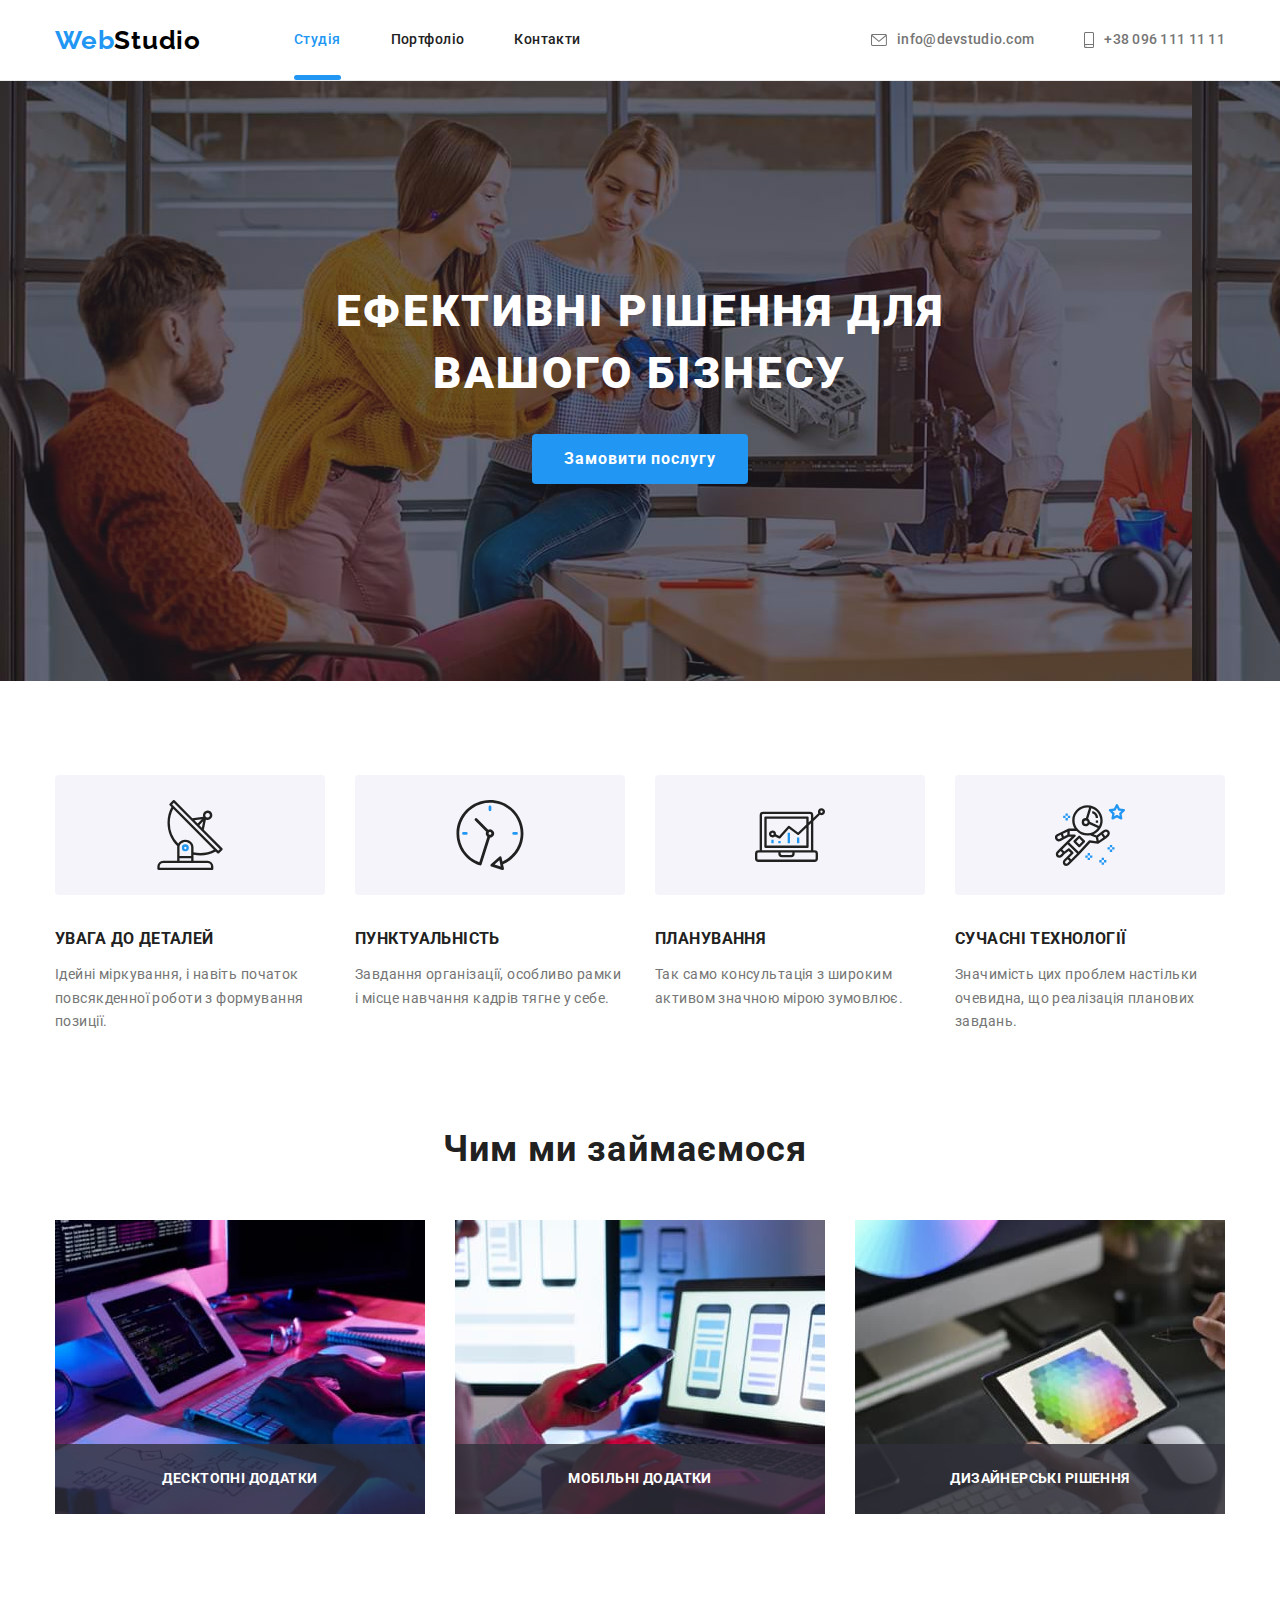
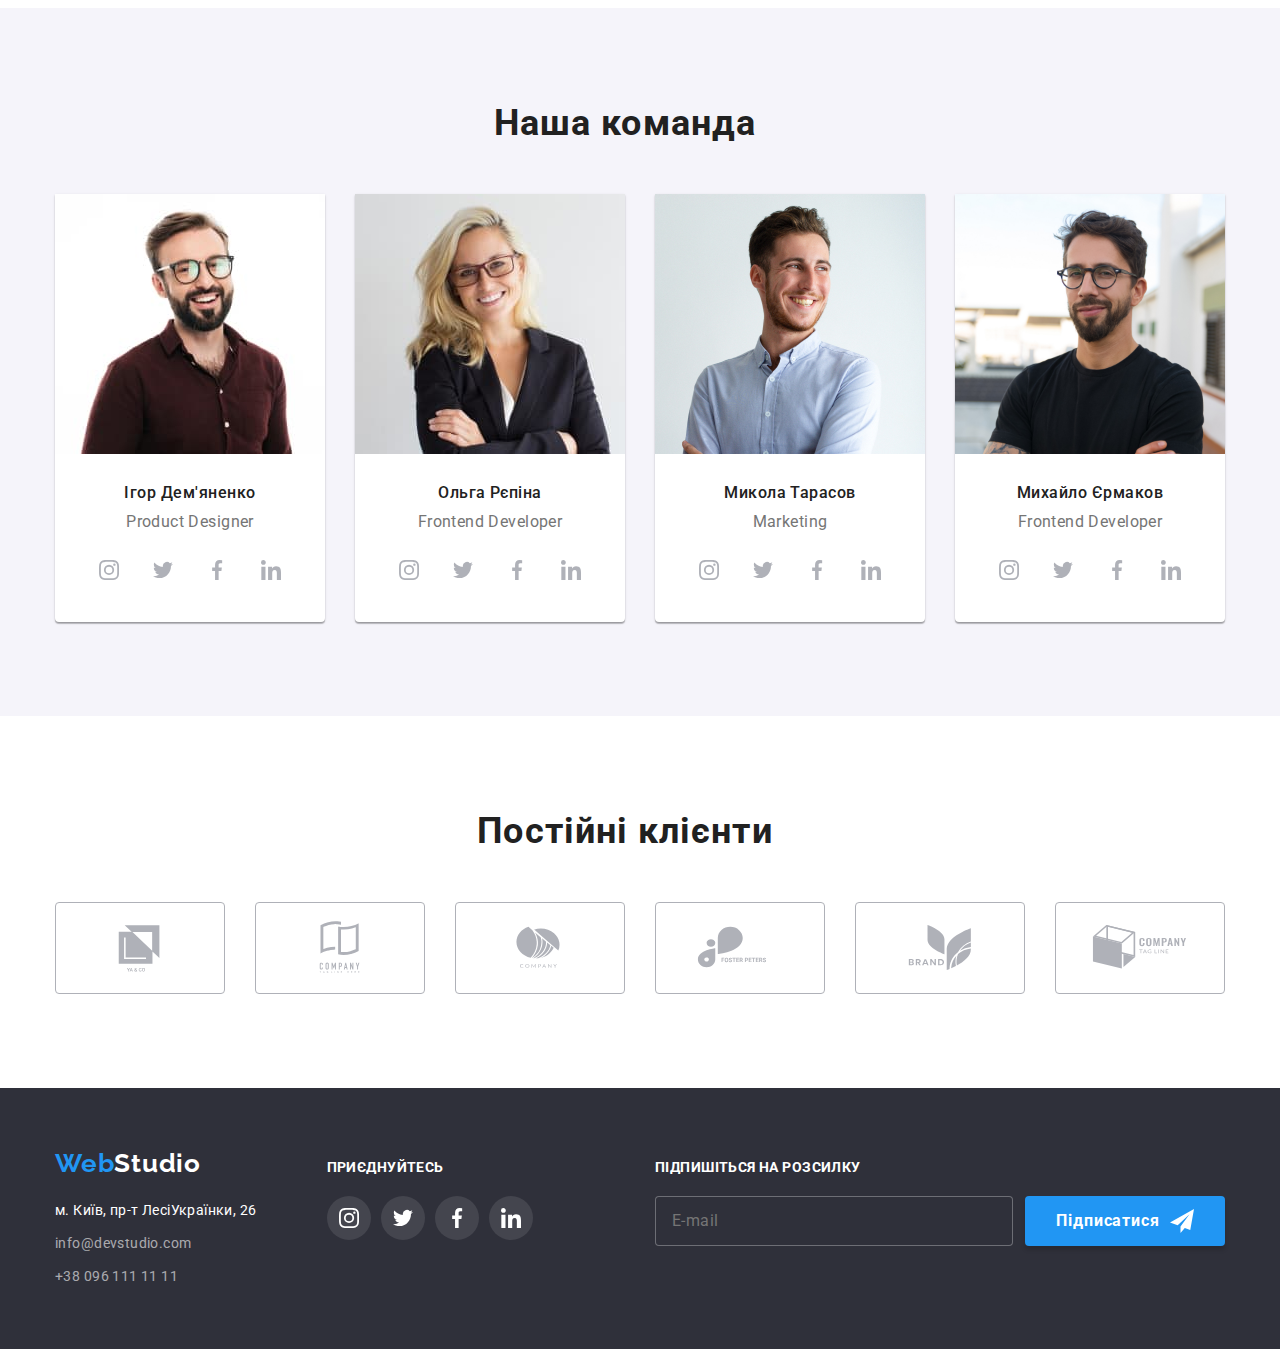
<file: index.html>
<!DOCTYPE html>
<html lang="uk">
  <head>
    <meta charset="UTF-8" />
    <meta http-equiv="X-UA-Compatible" content="IE=edge" />
    <meta name="viewport" content="width=device-width, initial-scale=1.0" />
    <title>webstudio</title>
    <link
      href="https://fonts.googleapis.com/css2?family=Raleway:wght@700&family=Roboto:wght@400;500;700;900&display=swap"
      rel="stylesheet"
    />
    <link
      rel="stylesheet"
      href=" https://cdnjs.cloudflare.com/ajax/libs/modern-normalize/1.1.0/modern-normalize.min.css"
    />
    
    <link rel="stylesheet" href="https://unpkg.com/aos@next/dist/aos.css" 
    />
    <link rel="stylesheet" href="./css/styles.css" />
  </head>

  <body>
    <header class="page-header">
      <div class="container main-nav">
        <!--main-nav-->
        <nav class="navigation">
          <!--logo-->
          <a class="logo-nav" href="./index.html"><span class="logo-accent">Web</span>Studio</a>

          <!--navigation-->

          <ul class="nav-list">
            <li class="nav-item">
              <a class="nav-link current" href="./index.html">Студія</a>
            </li>

            <li class="nav-item">
              <a class="nav-link" href="./portfolio.html">Портфоліо</a>
            </li>

            <li class="nav-item">
              <a class="nav-link" href="#">Контакти</a>
            </li>
          </ul>
        </nav>

        <!-- Link to e-mail address phone number  -->
        <ul class="contact">
          <li class="contact-item">            
            <a href="mailto:info@devstudio.com" class="link">
              <svg class="mail" width="16" height="12">
                <use href="./images/icons.svg/sprite.svg#icon-envelope"></use>
              </svg>
              info@devstudio.com
            </a> 
          </li>

          <li class="contact-item">
            <a href="tel:+380961111111" class="link">
              <svg class="phone" width="10" height="16">
                <use href="./images/icons.svg/sprite.svg#icon-smartphone"></use>
              </svg>
              +38 096 111 11 11</a
            >
          </li>
        </ul>
      </div>
    </header>

    <main>
      <!--Main page-->
      <section class="hero">
        <div class="container">
          <h1 class="hero-title">
            Ефективні рішення для<br />
            вашого бізнесу
          </h1>
          <button class="button" type="button" data-modal-open>Замовити послугу</button>
        </div>
      </section>

      <!--Наші переваги-->

      <section class="section">
        <div class="container">
          <h2 class="visually-hidden">Наші переваги</h2>
          <ul class="list-sec">
            <li class="item-sec">
              <div class="icon">
                <svg class="icon-antenn">
                  <use href="./images/icons.svg/sprite.svg#icon-antenna"></use>
                </svg>
              </div>
              <h3 class="title">УВАГА ДО ДЕТАЛЕЙ</h3>
              <p class="list-item">
                Ідейні міркування, і навіть початок повсякденної роботи з формування позиції.
              </p>
            </li>

            <li class="item-sec">
              <div class="icon">
                <svg class="icon-clock">
                  <use href="./images/icons.svg/sprite.svg#icon-clock"></use>
                </svg>
              </div>
              <h3 class="title">ПУНКТУАЛЬНІСТЬ</h3>
              <p class="list-item">
                Завдання організації, особливо рамки і місце навчання кадрів тягне у себе.
              </p>
            </li>

            <li class="item-sec">
              <div class="icon">
                <svg class="icon-diagram">
                  <use href="./images/icons.svg/sprite.svg#icon-diagram"></use>
                </svg>
              </div>

              <h3 class="title">ПЛАНУВАННЯ</h3>
              <p class="list-item">
                Так само консультація з широким активом значною мірою зумовлює.
              </p>
            </li>

            <li class="item-sec">
              <div class="icon">
                <svg class="icon-astr">
                  <use href="./images/icons.svg/sprite.svg#icon-astronaut"></use>
                </svg>
              </div>
              <h3 class="title">СУЧАСНІ ТЕХНОЛОГІЇ</h3>
              <p class="list-item">
                Значимість цих проблем настільки очевидна, що реалізація планових завдань.
              </p>
            </li>
          </ul>
        </div>
      </section>



      <!--Our work-->

      <section class="section-work">
        <div class="container">
          <h2 class="section-title">Чим ми займаємося</h2>
          <ul class="list">
            <li class="work-card">
              <div class="label-card">
                <img src="./images/box1.jpg" alt="Візуалізація" />
                <p class="label-text">Десктопні додатки</p>
              </div>              
            </li>

            <li class="work-card">
              <div class="label-card">
                <img src="./images/box2.jpg" alt="Мобільність" />
                <p class="label-text">Мобільні додатки</p>
              </div>              
            </li>

            <li class="work-card">
              <div class="label-card">
                <img src="./images/box3.jpg" alt="Дизайн" />
                <p class="label-text">Дизайнерські рішення</p>
              </div>              
            </li>
          </ul>
        </div>
      </section>

      <!--Team-->

      <section class="section-team">
        <div class="container">
          <h2 class="section-title">Наша команда</h2>
          <ul class="team-list">
            <li class="team-card">
              <img src="./images/igordemyanenko.jpg" alt="Ігор Дем'яненко" width="270" />

              <div class="descr">
                <h3 class="title">Ігор Дем'яненко</h3>
                <p class="team-position">Product Designer</p>

                <ul class="social-list list">
                  <li class="social-item">
                    <a href="" target="_blank" rel="noopener noreferrer nofollow" class="social-link link">
                      <svg class="social-icon">
                        <use href="./images/icons.svg/sprite.svg#icon-instagram"></use>
                      </svg>
                    </a>
                  </li>
                  <li class="social-item">
                    <a href="" target="_blank" rel="noopener noreferrer nofollow" class="social-link link">
                      <svg class="social-icon">
                        <use href="./images/icons.svg/sprite.svg#icon-twitter"></use>
                      </svg>
                    </a>
                  </li>
                  <li class="social-item">
                    <a href="" target="_blank" rel="noopener noreferrer nofollow" class="social-link link">
                      <svg class="social-icon">
                        <use href="./images/icons.svg/sprite.svg#icon-facebook"></use>
                      </svg>
                    </a>
                  </li>
                  <li class="social-item">
                    <a href="" target="_blank" rel="noopener noreferrer nofollow" class="social-link link">
                      <svg class="social-icon">
                        <use href="./images/icons.svg/sprite.svg#icon-linkedin"></use>
                      </svg>
                    </a>
                  </li>
                </ul>
              </div>
            </li>

            <li class="team-card">
              <img src="./images/olgarepina.jpg" alt="Ольга Рєпіна" width="270" />
              <div class="descr">
                <h3 class="title">Ольга Рєпіна</h3>
                <p class="team-position">Frontend Developer</p>

                <ul class="social-list list">
                  <li class="social-item">
                    <a href="" target="_blank" rel="noopener noreferrer nofollow" class="social-link link">
                      <svg class="social-icon">
                        <use href="./images/icons.svg/sprite.svg#icon-instagram"></use>
                      </svg>
                    </a>
                  </li>
                  <li class="social-item">
                    <a href="" target="_blank" rel="noopener noreferrer nofollow" class="social-link link">
                      <svg class="social-icon">
                        <use href="./images/icons.svg/sprite.svg#icon-twitter"></use>
                      </svg>
                    </a>
                  </li>
                  <li class="social-item">
                    <a href="" target="_blank" rel="noopener noreferrer nofollow" class="social-link link">
                      <svg class="social-icon">
                        <use href="./images/icons.svg/sprite.svg#icon-facebook"></use>
                      </svg>
                    </a>
                  </li>
                  <li class="social-item">
                    <a href="" target="_blank" rel="noopener noreferrer nofollow" class="social-link link">
                      <svg class="social-icon">
                        <use href="./images/icons.svg/sprite.svg#icon-linkedin"></use>
                      </svg>
                    </a>
                  </li>
                </ul>
                </div>
                </li>

            <li class="team-card">
              <img src="./images/mykolatarasov.jpg" alt="Микола Тарасов" width="270" />
              <div class="descr">
                <h3 class="title">Микола Тарасов</h3>
                <p class="team-position">Marketing</p>

                <ul class="social-list list">
                  <li class="social-item">
                    <a href="" target="_blank" rel="noopener noreferrer nofollow" class="social-link link">
                      <svg class="social-icon">
                        <use href="./images/icons.svg/sprite.svg#icon-instagram"></use>
                      </svg>
                    </a>
                  </li>
                  <li class="social-item">
                    <a href="" target="_blank" rel="noopener noreferrer nofollow" class="social-link link">
                      <svg class="social-icon">
                        <use href="./images/icons.svg/sprite.svg#icon-twitter"></use>
                      </svg>
                    </a>
                  </li>
                  <li class="social-item">
                    <a href="" target="_blank" rel="noopener noreferrer nofollow" class="social-link link">
                      <svg class="social-icon">
                        <use href="./images/icons.svg/sprite.svg#icon-facebook"></use>
                      </svg>
                    </a>
                  </li>
                  <li class="social-item">
                    <a href="" target="_blank" rel="noopener noreferrer nofollow" class="social-link link">
                      <svg class="social-icon">
                        <use href="./images/icons.svg/sprite.svg#icon-linkedin"></use>
                      </svg>
                    </a>
                  </li>
                </ul>
              </div>
            </li>

            <li class="team-card">
              <img src="./images/mikhailoermakov.jpg" alt="Михайло Єрмаков" width="270" />
              <div class="descr">
                <h3 class="title">Михайло Єрмаков</h3>
                <p class="team-position">Frontend Developer</p>

                <ul class="social-list list">
                  <li class="social-item">
                    <a href="" target="_blank" rel="noopener noreferrer nofollow" class="social-link link">
                      <svg class="social-icon">
                        <use href="./images/icons.svg/sprite.svg#icon-instagram"></use>
                      </svg>
                    </a>
                  </li>
                  <li class="social-item">
                    <a href="" target="_blank" rel="noopener noreferrer nofollow" class="social-link link">
                      <svg class="social-icon">
                        <use href="./images/icons.svg/sprite.svg#icon-twitter"></use>
                      </svg>
                    </a>
                  </li>
                  <li class="social-item">
                    <a href="" target="_blank" rel="noopener noreferrer nofollow" class="social-link link">
                      <svg class="social-icon">
                        <use href="./images/icons.svg/sprite.svg#icon-facebook"></use>
                      </svg>
                    </a>
                  </li>
                  <li class="social-item">
                    <a href="" target="_blank" rel="noopener noreferrer nofollow" class="social-link link">
                      <svg class="social-icon">
                        <use href="./images/icons.svg/sprite.svg#icon-linkedin"></use>
                      </svg>
                    </a>
                  </li>
                </ul>
                
              </div>
            </li>
          </ul>
        </div>
      </section>

      <!--Постійні клієнти-->

    <section class="section">
      <div class="container">
        <h2 class="section-title">Постійні клієнти</h2>
        <ul class="client-list">
          <li class="client-card">
            <a href="" target="_blank" rel="noopener noreferrer nofollow" class="client-link">
              <svg class="client-icon">
                <use href="./images/icons.svg/sprite.svg#icon-client1"></use>
              </svg>
            </a>
          </li>
    
          <li class="client-card">
            <a href="" target="_blank" rel="noopener noreferrer nofollow" class="client-link">
              <svg class="client-icon">
                <use href="./images/icons.svg/sprite.svg#icon-client2"></use>
              </svg>
            </a>
          </li>
    
          <li class="client-card">
            <a href="" target="_blank" rel="noopener noreferrer nofollow" class="client-link">
              <svg class="client-icon">
                <use href="./images/icons.svg/sprite.svg#icon-client3"></use>
              </svg>
            </a>
          </li>
    
          <li class="client-card">
            <a href="" target="_blank" rel="noopener noreferrer nofollow" class="client-link">
              <svg class="client-icon">
                <use href="./images/icons.svg/sprite.svg#icon-client4"></use>
              </svg>
            </a>
          </li>
    
          <li class="client-card">
            <a href="" target="_blank" rel="noopener noreferrer nofollow" class="client-link">
              <svg class="client-icon">
                <use href="./images/icons.svg/sprite.svg#icon-client5"></use>
              </svg>
            </a>
          </li>
    
          <li class="client-card">
            <a href="" target="_blank" rel="noopener noreferrer nofollow" class="client-link">
              <svg class="client-icon">
                <use href="./images/icons.svg/sprite.svg#icon-client6"></use>
              </svg>
            </a>
          </li>
        </ul>
      </div>
    </section>
    </main>

    <!--footer-->

    <footer class="footer">
      <div class="container main-footer">
        <!--adress-->
        <div class="adress">
          <a class="logo-footer" href="./index.html"><span class="logo-accent">Web</span>Studio</a>

          <address class="address">
            <ul class="address-list">
              <li class="address-item">
                <a
                  class="address-link"
                  href="https://goo.gl/maps/Fy1uCrwSByk2Ayvy6"
                  target="_blank"
                  rel="noopener noreferrer">
                  м. Київ, пр-т ЛесіУкраїнки, 26
                </a>
              </li>

              <li class="address-item">
                <a class="address-link" href="mailto:info@devstudio.com">info@devstudio.com</a>
              </li>

              <li class="address-item">
                <a class="address-link" href="tel:+380961111111">+38 096 111 11 11</a>
              </li>
            </ul>
          </address>  
        </div>  

        <!--social-net-footer-->

        <div class="social-net-footer">
          <p class="title-net">Приєднуйтесь</p>
                  
          <ul class="social-list list">
            <li class="social-item">
              <a href="" target="_blank" rel="noopener noreferrer nofollow" class="social-link link">
                <svg class="footer-icon">
                  <use href="./images/icons.svg/sprite.svg#icon-instagram"></use>
                </svg>
              </a>
            </li>
            <li class="social-item">
              <a href="" target="_blank" rel="noopener noreferrer nofollow" class="social-link link">
                <svg class="footer-icon">
                  <use href="./images/icons.svg/sprite.svg#icon-twitter"></use>
                </svg>
              </a>
            </li>
            <li class="social-item">
              <a href="" target="_blank" rel="noopener noreferrer nofollow" class="social-link link">
                <svg class="footer-icon">
                  <use href="./images/icons.svg/sprite.svg#icon-facebook"></use>
                </svg>
              </a>
            </li>
            <li class="social-item">
              <a href="" target="_blank" rel="noopener noreferrer nofollow" class="social-link link">
                <svg class="footer-icon">
                  <use href="./images/icons.svg/sprite.svg#icon-linkedin"></use>
                </svg>
              </a>
            </li>
          </ul>
        </div>

        <div class="form-mail">
          <p class="title-net">Підпишіться на розсилку</p>
          <form class="footer-button">
            <input type="email" id="mail" name="mail" placeholder="E-mail"/>
            <button name="mail" type="submit" class="f-btn">Підписатися
              <svg class="icon-send">
                <use href="./images/icons.svg/sprite2.svg#icon-icon-send"></use>
              </svg>
            </button>
            
          </form> 

        </div>   
                           
       

      </div>
    </footer>

    <!--Modal window-->

    <div class="backdrop is-hidden" data-modal>
      <div class="modal">
        <button type="button" class="close-button" data-modal-close>
          <svg class="close" width="18" height="18">
            <use href="./images/icons.svg/sprite2.svg#icon-close-button"></use>
          </svg>
        </button>
        <p class="modal-title">
          Залиште свої дані, ми вам передзвонимо
        </p>
        <form action="" class="modal-form">

          <div class="form-element">
            <label for="name">
              Ім'я          
            </label>
            <div class="input-wrap">
              <input type="text" id="name" name="name" required/> 
              <svg class="clien-icon">
              <use href="./images/icons.svg/sprite2.svg#icon-Person"></use>
              </svg>       
            </div>                         
          </div>

          <div class="form-element">
            <label for="tel">
              Телефон
            </label>
            <div class="input-wrap">
              <input 
                type="tel" 
                id="tel" 
                name="tel"
                placeholder="0123456789" 
                pattern="[0-9]{3}[0-9]{3}[0-9]{2}[0-9]{2}"
                required/>
                <svg class="clien-icon">
                <use href="./images/icons.svg/sprite2.svg#icon-Phone"></use>
              </svg>              
            </div>
          </div>
          <div class="form-element">
            <label for="email">
              Пошта
            </label>
            <div class="input-wrap">
              <input type="email" id="email" name="email" />
              <svg class="clien-icon">
                <use href="./images/icons.svg/sprite2.svg#icon-Mail"></use>
              </svg>              
            </div> 
          </div>
          <div class="form-element">
            <label for="coment">
              Коментар
            </label>
            <textarea name="coment" id="coment" placeholder="Ведіть текст"></textarea>
          </div>

            <!--checkbox-->

          <div class="accept">
            <input type="checkbox" name="accept" id="accept" class="visually-hidden" />
          
            <label for="accept">
              <div class="checkbox">
                <svg width="16" height="15">
                  <use href="./images/icons.svg/sprite2.svg#icon-icon-check"></use>
                </svg>
              </div>
              <span>Погоджуюся з розсилкою та приймаю </span>
              <a href="./licens.pdf" class="checkbox-link"> Умови договору</a>
            </label>
          </div>
          
         <button type="submit" class="btn">Відправити</button>
        </form>
      </div>
      
    </div>
    <script src="./js/modal.js"></script>
  </body>
</html>
</file>
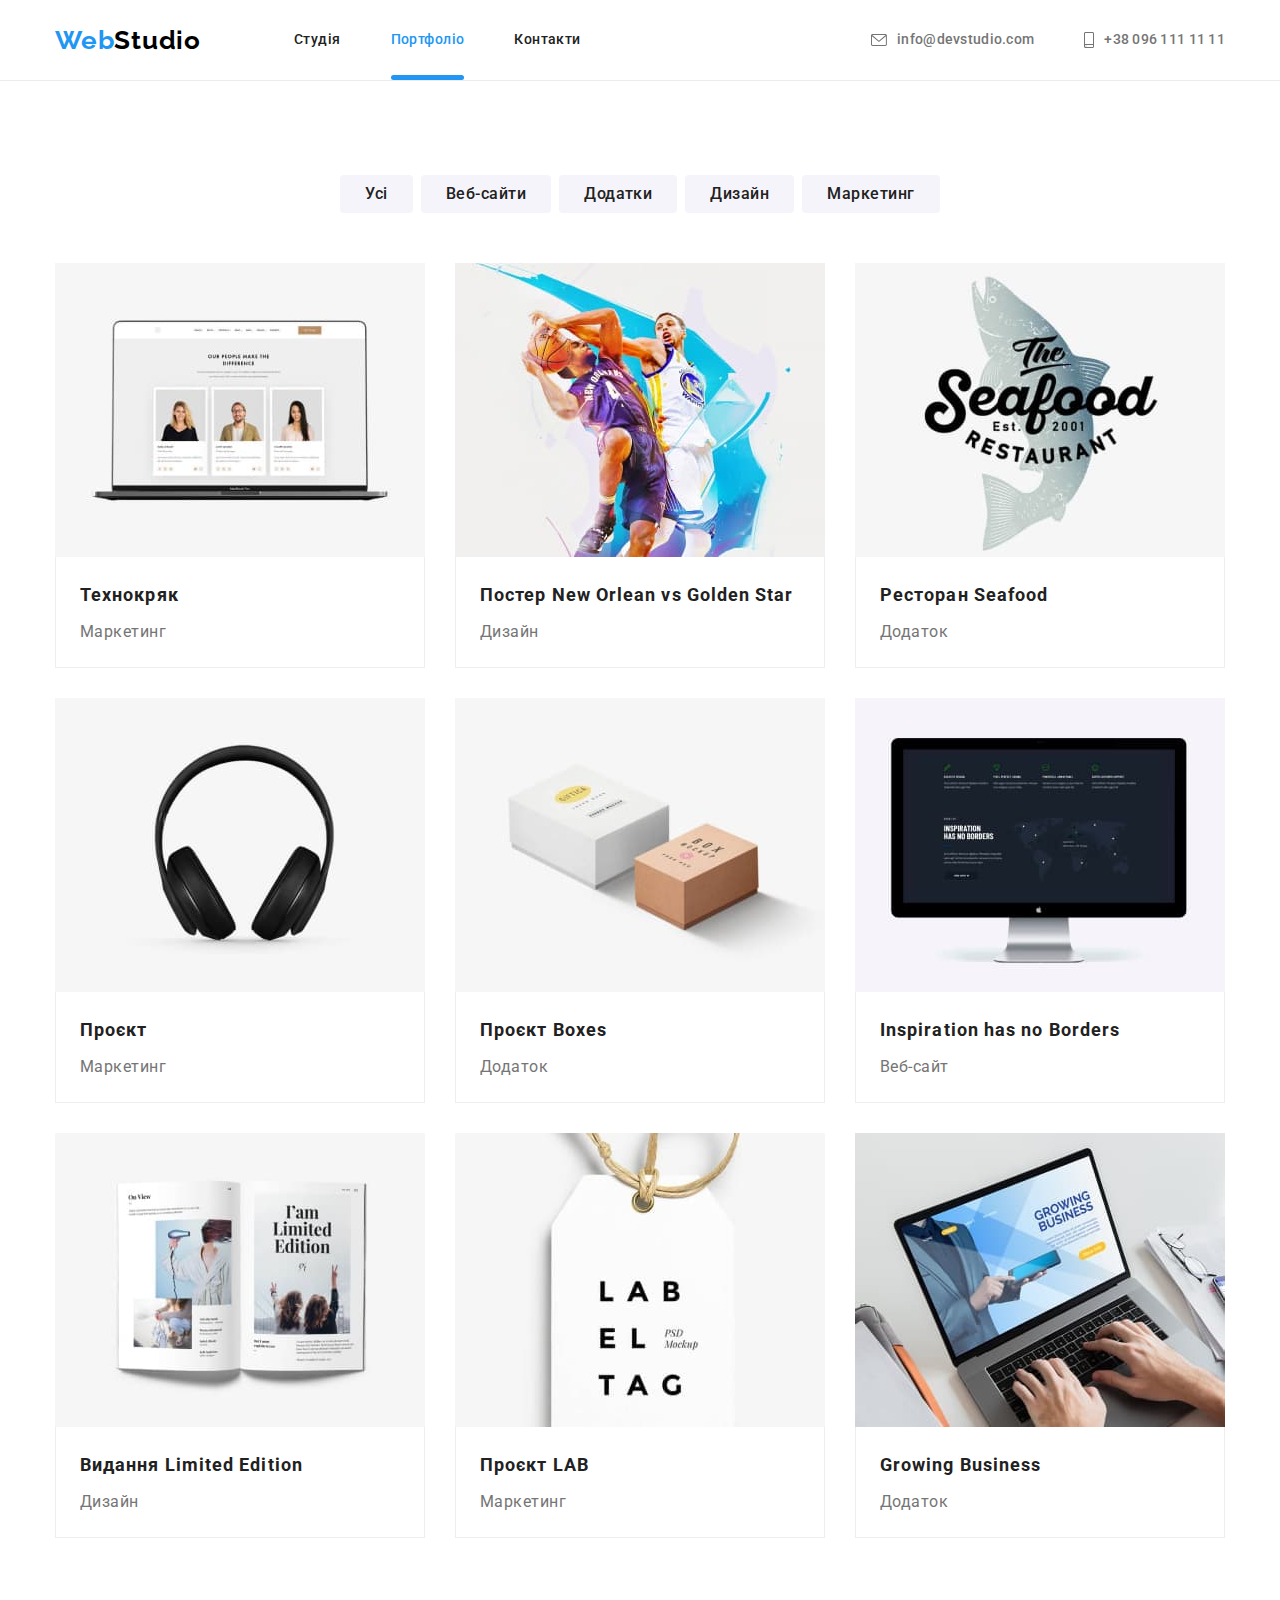
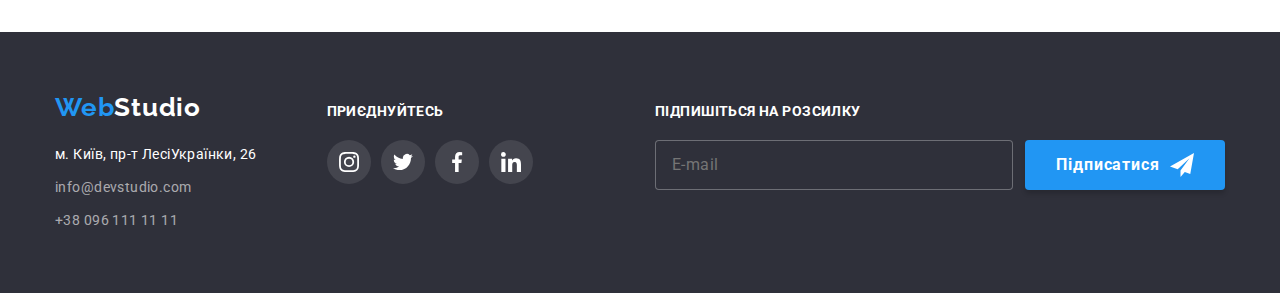
<file: portfolio.html>
<!DOCTYPE html>
<html lang="uk">
  <head>
    <meta charset="UTF-8" />
    <meta http-equiv="X-UA-Compatible" content="IE=edge" />
    <meta name="viewport" content="width=device-width, initial-scale=1.0" />
    <title>webstudio</title>
    <link
      href="https://fonts.googleapis.com/css2?family=Raleway:wght@700&family=Roboto:wght@400;500;700;900&display=swap"
      rel="stylesheet"
    />
    <link
      rel="stylesheet"
      href=" https://cdnjs.cloudflare.com/ajax/libs/modern-normalize/1.1.0/modern-normalize.min.css"
    />
    
    <link rel="stylesheet" href="./css/styles.css" />
  </head>

  <body>
    <header class="page-header">
      <div class="container main-nav">
        <!--main-nav-->
        <nav class="navigation">
          <!--logo-->
          <a class="logo-nav" href="./index.html"><span class="logo-accent">Web</span>Studio</a>

          <!--navigation-->

          <ul class="nav-list">
            <li class="nav-item">
              <a class="nav-link" href="./index.html">Студія</a>
            </li>

            <li class="nav-item">
              <a class="nav-link current" href="./portfolio.html">Портфоліо</a>
            </li>

            <li class="nav-item">
              <a class="nav-link" href="#">Контакти</a>
            </li>
          </ul>
        </nav>

        <!-- Link to e-mail address phone number  -->
        <ul class="contact">
          <li class="contact-item">
            <a href="mailto:info@devstudio.com" class="link">
              <svg class="mail" width="16" height="12">
                <use href="./images/icons.svg/sprite.svg#icon-envelope"></use>
              </svg>
              info@devstudio.com
            </a>
          </li>

          <li class="contact-item">
            <a href="tel:+380961111111" class="link">
              <svg class="phone" width="10" height="16">
                <use href="./images/icons.svg/sprite.svg#icon-smartphone"></use>
              </svg>
              +38 096 111 11 11</a
            >
          </li>
        </ul>
      </div>
    </header>

    <main>
      <!--main-page-->

      <section class="section">
        <div class="container">
          <h1 class="visually-hidden">Portfolio</h1>
          <div class="prtf">
            <button class="prtf-button" type="button">Усі</button>
            <button class="prtf-button" type="button">Веб-сайти</button>
            <button class="prtf-button" type="button">Додатки</button>
            <button class="prtf-button" type="button">Дизайн</button>
            <button class="prtf-button" type="button">Маркетинг</button>
          </div>

          <!--works-->

          <ul class="list">
            <li class="item-card">
              <a href="" class="link">
                <div class="overlay-card">
                  <img src="./images/1-img.jpg" alt="Лептоп" width="370" />
                  <p class="overlay">
                    Ресурс пропонує комплексні пропозиції з різним рівнем функціоналу та сервісів. Все це дозволить відвідувачу отримати
                    вичерпні відомості про компанію чи приватну особу.
                  </p>
                </div>
                
                <div class="card-content">
                  <h2 class="work-title">Технокряк</h2>
                  <p class="work-desc">Маркетинг</p>
                </div>
              </a>
            </li>

            <li class="item-card">
              <a href="" class="link">
                <div class="overlay-card">
                  <img src="./images/2-img.jpg" alt="Баскетбол" width="370" />
                  <p class="overlay">
                    Ресурс пропонує комплексні пропозиції з різним рівнем функціоналу та сервісів. Все це дозволить відвідувачу отримати
                    вичерпні відомості про компанію чи приватну особу.
                  </p>
                </div>

                <div class="card-content">
                  <h2 class="work-title">Постер New Orlean vs Golden Star</h2>
                  <p class="work-desc">Дизайн</p>
                </div>
              </a>
            </li>

            <li class="item-card">
              <a href="" class="link">
                <div class="overlay-card">
                  <img src="./images/3-img.jpg" alt="Морепродукти" width="370" />
                  <p class="overlay">
                    Ресурс пропонує комплексні пропозиції з різним рівнем функціоналу та сервісів. Все це дозволить відвідувачу отримати
                    вичерпні відомості про компанію чи приватну особу.
                  </p>
                </div>

                <div class="card-content">
                  <h2 class="work-title">Ресторан Seafood</h2>
                  <p class="work-desc">Додаток</p>
                </div>
              </a>
            </li>

            <li class="item-card">
              <a href="" class="link">
                <div class="overlay-card">
                  <img src="./images/4-img.jpg" alt="Навушники" width="370" />
                  <p class="overlay">
                    Ресурс пропонує комплексні пропозиції з різним рівнем функціоналу та сервісів. Все це дозволить відвідувачу отримати
                    вичерпні відомості про компанію чи приватну особу.
                  </p>
                </div>

                <div class="card-content">
                  <h2 class="work-title">Проєкт</h2>
                  <p class="work-desc">Маркетинг</p>
                </div>
              </a>
            </li>

            <li class="item-card">
              <a href="" class="link">
                <div class="overlay-card">
                <img src="./images/5-img.jpg" alt="Бокс" width="370" />                
                <p class="overlay">
                  Ресурс пропонує комплексні пропозиції з різним рівнем функціоналу та сервісів. Все це дозволить відвідувачу отримати
                  вичерпні відомості про компанію чи приватну особу.
                </p>
                </div>

                <div class="card-content">
                  <h2 class="work-title">Проєкт Boxes</h2>
                  <p class="work-desc">Додаток</p>
                </div>
              </a>
            </li>

            <li class="item-card">
              <a href="" class="link">
                <div class="overlay-card">
                  <img src="./images/6-img.jpg" alt="Монітор" width="370" />
                  <p class="overlay">
                    Ресурс пропонує комплексні пропозиції з різним рівнем функціоналу та сервісів. Все це дозволить відвідувачу отримати
                    вичерпні відомості про компанію чи приватну особу.
                  </p>
                </div>

                <div class="card-content">
                  <h2 class="work-title">Inspiration has no Borders</h2>
                  <p class="work-desc">Веб-сайт</p>
                </div>
              </a>
            </li>

            <li class="item-card">
              <a href="" class="link">
                <div class="overlay-card">
                  <img src="./images/7-img.jpg" alt="Журнал" width="370" />
                  <p class="overlay">
                    Ресурс пропонує комплексні пропозиції з різним рівнем функціоналу та сервісів. Все це дозволить відвідувачу отримати
                    вичерпні відомості про компанію чи приватну особу.
                  </p>
                </div>

                <div class="card-content">
                  <h2 class="work-title">Видання Limited Edition</h2>
                  <p class="work-desc">Дизайн</p>
                </div>
              </a>
            </li>

            <li class="item-card">
              <a href="" class="link">
                <div class="overlay-card">
                  <img src="./images/8-img.jpg" alt="Проєкт" width="370" />
                  <p class="overlay">
                    Ресурс пропонує комплексні пропозиції з різним рівнем функціоналу та сервісів. Все це дозволить відвідувачу отримати
                    вичерпні відомості про компанію чи приватну особу.
                  </p>
                </div>

                <div class="card-content">
                  <h2 class="work-title">Проєкт LAB</h2>
                  <p class="work-desc">Маркетинг</p>
                </div>
              </a>
            </li>

            <li class="item-card">
              <a href="" class="link">
                <div class="overlay-card">
                  <img src="./images/9-img.jpg" alt="Ноут" width="370" />
                  <p class="overlay">
                    Ресурс пропонує комплексні пропозиції з різним рівнем функціоналу та сервісів. Все це дозволить відвідувачу отримати
                    вичерпні відомості про компанію чи приватну особу.
                  </p>
                </div>
                
                <div class="card-content">
                  <h2 class="work-title">Growing Business</h2>
                  <p class="work-desc">Додаток</p>
                </div>
              </a>
            </li>
          </ul>
        </div>
      </section>
    </main>

    <!--footer-->

    <footer class="footer">
      <div class="container main-footer">
        <!--adress-->
        <div class="adress">
          <a class="logo-footer" href="./index.html"><span class="logo-accent">Web</span>Studio</a>

          <address class="address">
            <ul class="address-list">
              <li class="address-item">
                <a
                  class="address-link"
                  href="https://goo.gl/maps/Fy1uCrwSByk2Ayvy6"
                  target="_blank"
                  rel="noopener noreferrer"
                >
                  м. Київ, пр-т ЛесіУкраїнки, 26
                </a>
              </li>

              <li class="address-item">
                <a class="address-link" href="mailto:info@devstudio.com">info@devstudio.com</a>
              </li>

              <li class="address-item">
                <a class="address-link" href="tel:+380961111111">+38 096 111 11 11</a>
              </li>
            </ul>
          </address>
        </div>

        <!--social-net-footer-->

        <div class="social-net-footer">
          <p class="title-net">Приєднуйтесь</p>

          <ul class="social-list list">
            <li class="social-item">
              <a
                href=""
                target="_blank"
                rel="noopener noreferrer nofollow"
                class="social-link link"
              >
                <svg class="footer-icon">
                  <use href="./images/icons.svg/sprite.svg#icon-instagram"></use>
                </svg>
              </a>
            </li>
            <li class="social-item">
              <a
                href=""
                target="_blank"
                rel="noopener noreferrer nofollow"
                class="social-link link"
              >
                <svg class="footer-icon">
                  <use href="./images/icons.svg/sprite.svg#icon-twitter"></use>
                </svg>
              </a>
            </li>
            <li class="social-item">
              <a
                href=""
                target="_blank"
                rel="noopener noreferrer nofollow"
                class="social-link link"
              >
                <svg class="footer-icon">
                  <use href="./images/icons.svg/sprite.svg#icon-facebook"></use>
                </svg>
              </a>
            </li>
            <li class="social-item">
              <a
                href=""
                target="_blank"
                rel="noopener noreferrer nofollow"
                class="social-link link"
              >
                <svg class="footer-icon">
                  <use href="./images/icons.svg/sprite.svg#icon-linkedin"></use>
                </svg>
              </a>
            </li>
          </ul>
        </div>
          <div class="form-mail">
            <p class="title-net">Підпишіться на розсилку</p>
            <form class="footer-button">
              <input type="email" id="mail" name="mail" placeholder="E-mail" />
              <button name="mail" type="submit" class="f-btn">Підписатися
                <svg class="icon-send">
                  <use href="./images/icons.svg/sprite2.svg#icon-icon-send"></use>
                </svg>
              </button>
          
            </form>
          
          </div>
      </div>
    </footer>
  </body>
</html>
</file>
<file: css/styles.css>
:root {
  --accent-color: #2196f3;
  --primary-text-color: #212121;
  --secondary-text-color: #757575;
  --white-text-color: #fff;
  --white-opacity-text-color: rgba(255, 255, 255, 0.6);
  --primary-background-color: #fff;
  --secondary-background-color: #f5f4fa;
  --dark-background-color: #2f303a;
  --logo-color: #000;
  --border-color: #ececec;
  --border-card-color: #eee;
  --border-close-buttone: rgba(0, 0, 0, 0.1);
  --card-set-gap: 30px;
  --primary-icon-color: #afb1b8;
  --primary-white-color: #fff;
  --close-button-shadow: 0px 4px 4px rgba(0, 0, 0, 0.25);
  --button-color: #188ce8;
  --background-label: rgba(47, 48, 58, 0.8);
  --card-shadow: 0px 1px 3px rgba(0, 0, 0, 0.12), 0px 1px 1px rgba(0, 0, 0, 0.14),
    0px 2px 1px rgba(0, 0, 0, 0.2);
  --card-shadow-portfolio: 0px 3px 1px rgba(0, 0, 0, 0.1), 0px 1px 2px rgba(0, 0, 0, 0.08),
    0px 2px 2px rgba(0, 0, 0, 0.12);
}

ul {
  list-style: none;
  padding: 0;
  margin: 0;
}

a {
  text-decoration: none;
  transition: color 500ms;
}

img {
  display: block;
  max-width: 100%;
  height: auto;
}

body {
  font-family: 'Roboto', sans-serif;
  font-size: 14px;
  color: var(--secondary-text-color);
  line-height: 1.7;
  letter-spacing: 0.03em;
  background-color: var(--primary-background-color);
}

/*container*/
.container {
  width: 1200px;
  margin-left: auto;
  margin-right: auto;
  padding-left: 15px;
  padding-right: 15px;
}

.header {
  border-bottom: 1px solid var(--border-color);
  /*position: absolute;
  width: 100%;*/
}

.page-header {
  border-bottom: 1px solid var(--border-color);
}

/*main-nav*/
.main-nav,
.navigation {
  display: flex;
  align-items: center;
}

/*logo*/
.logo-nav {
  display: block;

  color: var(--logo-color);
  font-family: Raleway, sans-serif;
  font-weight: 700;
  font-size: 26px;
  line-height: 1.19;
  letter-spacing: 0.03em;
}

.logo-accent {
  color: var(--accent-color);
}

/*navigation*/

.nav-list {
  display: flex;
  margin-left: 93px;
}

.nav-list .nav-item + .nav-item {
  margin-left: 50px;
}
/*або
.nav-item {
  margin-right: 8px;
}
або
.nav-list .nav-item:not(:last-child) {
  margin-right: 0;
}*/

.nav-link {
  display: block;
  padding-top: 32px;
  padding-bottom: 32px;
  line-height: 1.14;
  font-weight: 500;
  color: var(--primary-text-color);
  position: relative;
  transition: color 250ms cubic-bezier(0.4, 0, 0.2, 1);
}

.nav-link .current {
  color: var(--accent-color);
}

.nav-link:hover,
.nav-link:focus {
  color: var(--accent-color);
}

.current {
  color: var(--accent-color);
}

.current::after {
  display: block;
  position: absolute;
  left: 0;
  bottom: 0;
  border-radius: 4px;
  width: 100%;
  height: 5px;
  content: '';
  background-color: var(--accent-color);
}

/*Link to e-mail address phone number*/
.contact {
  display: flex;
  margin-top: 0;
  margin-bottom: 0;
  margin-left: auto;
  padding-left: 0;

  font-weight: 500;
  line-height: 1.14;
  transition: background-color 250ms cubic-bezier(0.4, 0, 0.2, 1),
    color 250ms cubic-bezier(0.4, 0, 0.2, 1);
}

.contact-item {
  display: flex;
  line-height: 1.14;
  letter-spacing: 0.02em;
}

.contact .link {
  color: var(--secondary-text-color);
  padding-top: 32px;
  padding-bottom: 32px;
  display: flex;
  align-items: center;
  transition: color 250ms cubic-bezier(0.4, 0, 0.2, 1);
}

.contact .link:hover,
.contact .link:focus {
  color: var(--accent-color);
}

.contact-item + .contact-item {
  margin-left: 50px;
}

.mail,
.phone {
  margin-right: 10px;
  fill: currentColor;
  align-items: center;
  justify-content: center;
}

/*main*/

/*hero*/
.hero {
  text-align: center;
  background-color: var(--dark-background-color);
  padding-top: 200px;
  padding-bottom: 200px;

  max-width: 1600px;
  height: 600px;
  margin-left: auto;
  margin-right: auto;
  background-image: linear-gradient(to right, rgba(47, 48, 58, 0.4), rgba(47, 48, 58, 0.4)),
    url(../images/overlay.jpg);
}
.hero-title {
  font-weight: 900;
  font-size: 44px;
  line-height: 1.4;
  letter-spacing: 0.06em;
  color: var(--white-text-color);
  text-transform: uppercase;
  margin-top: 0;
  margin-bottom: 30px;
}

.button {
  border: none;
  padding: 10px 32px;
  min-width: 216px;
  border-radius: 4px;

  cursor: pointer;
  font-family: inherit;
  font-size: 16px;
  line-height: 1.875;
  letter-spacing: 0.06em;
  color: var(--white-text-color);
  font-weight: 700;
  background-color: var(--accent-color);
  transition: background-color 250ms cubic-bezier(0.4, 0, 0.2, 1);
}

.button:hover,
.button:focus {
  background: var(--button-color);
}

/*overlay
.overlay {
  max-width: 1600px;
  height: 600px;
  margin-left: auto;
  margin-right: auto;
  outline: 1px solid var(--logo-color);
}
*/

/*Наші переваги*/

.section,
.section-team {
  padding-top: 94px;
  padding-bottom: 94px;
}
.section-work {
  padding-bottom: 94px;
}

.visually-hidden {
  position: absolute;
  width: 1px;
  height: 1px;
  margin: -1px;
  border: 0;
  padding: 0;

  white-space: nowrap;
  clip-path: inset(100%);
  clip: rect(0 0 0 0);
  overflow: hidden;
}
.section-title {
  color: var(--primary-text-color);
  font-weight: 700;
  font-size: 36px;
  line-height: 1.167;
  letter-spacing: 0.03em;
  margin-top: 0;
  margin-left: calc(-1 * var(--card-set-gap));
  text-align: center;
  margin-bottom: 50px;
}

.list,
.list-sec {
  margin-top: 0;
  margin-bottom: 0;
  padding-left: 0;
}
.list-sec {
  padding: 0;
  margin: 0;
  list-style: none;
  display: flex;
  flex-wrap: wrap;
}

.list,
.team-list {
  padding: 0;
  margin: 0;
  list-style: none;
  display: flex;
  flex-wrap: wrap;
}

.item-sec,
.team-card {
  width: calc((100% - 90px) / 4);
  margin-left: 30px;
}

.work-card {
  width: calc((100% - 60px) / 3);
  margin-left: 30px;
}

.label-card {
  position: relative;
}

.label-text {
  display: flex;
  position: absolute;
  font-size: 14px;
  font-weight: 700;
  line-height: 1.14;
  text-align: center;
  letter-spacing: 0.03em;
  text-transform: uppercase;
  color: var(--primary-white-color);
  background: var(--background-label);
  width: 100%;
  height: 70px;
  margin: 0;
  align-items: center;
  justify-content: center;
  bottom: 0;
}

.list-sec .item-sec:nth-child(1) {
  margin-left: 0px;
}

.list .work-card:nth-child(1) {
  margin-left: 0px;
}

.team-list .team-card:nth-child(1) {
  margin-left: 0px;
}

.icon {
  display: flex;
  content: '';
  height: 120px;
  background-repeat: no-repeat;
  background-size: contain;
  background-position: center;
  background-color: #f5f4fa;
  margin-bottom: 30px;
  border-radius: 4px;
  justify-content: center;
  align-items: center;
}

.icon-antenn,
.icon-clock,
.icon-diagram,
.icon-astr {
  height: 70px;
  width: 70px;
}

.title {
  color: var(--primary-text-color);

  margin-top: 0;
  margin-bottom: 0;
}

.list-item {
  margin-top: 10px;
  margin-bottom: 0;
}

.team-card {
  box-shadow: var(--card-shadow);
  border-radius: 0px 0px 4px 4px;
  background-color: var(--primary-background-color);
}

.section-team {
  background-color: var(--secondary-background-color);
  margin-top: 0;
  margin-bottom: 0;
}

.team-list {
  margin-top: 0;
  margin-bottom: 0;
  padding-left: 0;
}
.descr {
  padding-top: 30px;
  padding-bottom: 30px;
}
.team-list .title {
  color: var(--primary-text-color);
  font-weight: 500;
  font-size: 16px;
  line-height: 1.18;
  text-align: center;
  letter-spacing: 0.03em;
  margin-top: 0;
  margin-bottom: 10px;
}
.team-position {
  font-size: 16px;
  line-height: 1.18;
  text-align: center;
  color: var(--secondary-text-color);
  margin-top: 0;
  margin-bottom: 16px;
}
/*team social svg  */

.team-list {
  color: var(--primary-text-color);
}

.social-list {
  display: flex;
  align-items: center;
  justify-content: center;
}

.social-item {
  margin-right: 10px;
}

.social-item:last-child {
  margin-right: 0;
}

.social-link {
  display: flex;
  width: 44px;
  height: 44px;
  align-items: center;
  justify-content: center;
  border-radius: 50%;
  fill: var(--primary-icon-color);
  transition: background-color 250ms cubic-bezier(0.4, 0, 0.2, 1),
    fill 250ms cubic-bezier(0.4, 0, 0.2, 1);
}

.social-link:hover,
.social-link:focus {
  background-color: var(--accent-color);
  fill: var(--primary-white-color);
}

.social-icon {
  width: 20px;
  height: 20px;
}

/*Постійні кліенти*/

.client-list {
  list-style: none;
  display: flex;
  flex-wrap: wrap;
}

.client-card {
  width: calc((100% - 150px) / 6);
  margin-right: 0;
  margin-left: 30px;
}

.client-card:nth-child(1) {
  margin-left: 0px;
}

.client-link {
  display: flex;
  align-items: center;
  color: currentColor;
  text-decoration: none;
  border: 1px solid #afb1b8;
  border-radius: 4px;
  align-items: center;
  justify-content: center;
  height: 92px;
  width: 170px;
  fill: var(--primary-icon-color);
  transition: border 250ms cubic-bezier(0.4, 0, 0.2, 1), fill 250ms cubic-bezier(0.4, 0, 0.2, 1);
}

.client-link:hover,
.client-link:focus {
  border: 1px solid var(--accent-color);
  fill: var(--accent-color);
}

.client-icon {
  width: 106px;
  height: 60px;
}

/*Portfolio*/

.section-btn {
  padding-top: 74px;
  padding-bottom: 114px;
  margin-right: auto;
  margin-left: auto;
}
/*div для кнопок*/

.prtf {
  display: flex;
  align-items: center;
  justify-content: center;
  margin-bottom: 50px;
}

.prtf .prtf-button + .prtf-button {
  margin-left: 8px;
}

.prtf-button {
  font-family: inherit;
  font-size: 16px;
  color: var(--primary-text-color);
  font-weight: 500;
  letter-spacing: 0.03em;
  line-height: 1.612;
  background-color: var(--secondary-background-color);
  border: none;
  border-radius: 4px;
  cursor: pointer;
  padding: 6px 25px;
  transition: background-color 250ms cubic-bezier(0.4, 0, 0.2, 1),
    color 250ms cubic-bezier(0.4, 0, 0.2, 1), box-shadow 250ms cubic-bezier(0.4, 0, 0.2, 1);
}

.prtf-button:hover,
.prtf-button:focus {
  color: var(--white-text-color);
  background-color: var(--accent-color);
  box-shadow: var(--card-shadow-portfolio);
}

/*works*/

.item-card {
  margin-left: 30px;
  margin-bottom: 30px;
}

.item-card:nth-child(3n + 1) {
  margin-left: 0;
}

.item-card:nth-child(n + 7) {
  margin-bottom: 0;
}

.card-content {
  padding: 20px 24px;
  border: 1px solid var(--border-card-color);
  border-top: none;
}

.work-title {
  font-size: 18px;
  line-height: 2;
  letter-spacing: 0.06em;
  font-weight: 700;
  color: var(--primary-text-color);
  margin-top: 0;
  margin-bottom: 4px;
}
.work-desc {
  margin: 0;
  font-weight: 400;
  font-size: 16px;
  line-height: 1.88;
  letter-spacing: 0.03em;
  color: var(--secondary-text-color);
}

.item-card .link {
  display: block;
  transition: box-shadow 250ms cubic-bezier(0.4, 0, 0.2, 1);
}

.item-card .link:hover,
.item-card .link:focus {
  box-shadow: 0px 1px 1px rgba(0, 0, 0, 0.12), 0px 4px 4px rgba(0, 0, 0, 0.06),
    1px 4px 6px rgba(0, 0, 0, 0.16);
}

.overlay-card {
  position: relative;
  overflow: hidden;
}

.item-card:hover .overlay {
  transform: translateY(0);
}
.overlay {
  padding: 63px 24px;
  position: absolute;
  font-size: 18px;
  line-height: 1.56;
  letter-spacing: 0.03em;
  color: #ffffff;
  background: rgba(33, 150, 243, 0.9);
  top: 0;
  height: 100%;
  margin: 0;
  transform: translateY(100%);
  transition: transform 250ms;
}

/* Footer */
.footer {
  background-color: var(--dark-background-color);
  padding-top: 60px;
  padding-bottom: 60px;
}

.logo-footer {
  display: inline-block;
  font-family: 'Raleway', sans-serif;
  font-weight: 700;
  font-size: 26px;
  line-height: 1.2;
  letter-spacing: 0.03em;
  margin-bottom: 20px;
}

.logo-footer {
  color: var(--white-text-color);
}

/*adress*/

.address {
  font-style: normal;
}
.address-list {
  margin-top: 0;
}
.address-item:not(:last-child) {
  margin-bottom: 9px;
}

.address-link {
  color: var(--white-text-color);
}

.address-link[href^='mailto'],
.address-link[href^='tel'] {
  color: var(--white-opacity-text-color);
  transition: color 250ms cubic-bezier(0.4, 0, 0.2, 1);
}

.address-link:hover,
.address-link:focus {
  color: var(--accent-color);
}

/*social-net-footer*/

.social-net-footer {
  
  margin-right: auto;
}

.social-list {
  display: flex;
  margin-left: 0;
  margin-right: 0;
  list-style: none;
  align-items: center;
  justify-content: center;
}

.title-net {
  padding: 0;
  margin-top: 0;
  margin-bottom: 20px;
  font-weight: 700;
  font-size: 14px;
  line-height: 1.14;
  letter-spacing: 0.03em;
  text-transform: uppercase;
  color: var(--white-text-color);
}

.social-link {
  background-color: rgba(255, 255, 255, 0.1);
  transition: background-color 250ms cubic-bezier(0.4, 0, 0.2, 1);
}

.social-link:hover,
.social-link:focus {
  background-color: var(--accent-color);
}

.main-footer {
  display: flex;
  align-items: baseline;
}
.adress {
  margin-right: 70px;
}

.footer-icon {
  width: 20px;
  height: 20px;
  fill: var(--white-text-color);
}

.form-mail {
}

.footer-button {
  display: flex;
  
}

.footer-button input {
  width: 358px;
  height: 50px;
  padding-left: 16px;
  margin-right: 12px;

  font-weight: 400;
  font-size: 16px;
  line-height: 1.25;

  align-items: center;
  letter-spacing: 0.03em;
  background-color: var(--dark-background-color);
  border: 1px solid rgba(255, 255, 255, 0.3);
  border-radius: 4px;
  color: var(--white-opacity-text-color);
  
}

.f-btn {
  
  width: 200px;
  height: 50px;
  color: var(--primary-white-color);
  background: var(--accent-color);
  border-radius: 4px;
  border:none;
  box-shadow: 0px 4px 4px rgba(0, 0, 0, 0.15);  
  font-family: inherit;
  font-style: normal;
  font-weight: 700;
  font-size: 16px;
  line-height: 1.875;
  display: flex;
  align-items: center;
  justify-content: center;
  letter-spacing: 0.06em;
  transition: background-color 250ms cubic-bezier(0.4, 0, 0.2, 1);
  cursor: pointer;
}

.f-btn:hover,
.f-btn:focus {
  background: var(--button-color);
  
}

.icon-send {
  margin-left: 10px;
  width: 24px;
  height: 24px;
  /*position: absolute;
  top: 50%;
  right: 28px;
  translate: 0 -50%;*/
}

/*Modal window*/

.backdrop {
  position: fixed;
  top: 0;
  left: 0;
  width: 100%;
  height: 100vh;
  background: rgba(0, 0, 0, 0.2);
}

.modal {
  position: absolute;
  width: 528px;
  height: 581px;
  padding: 40px;
  left: 50%;
  top: 50%;
  transform: translate(-50%, -50%);
  background: var(--primary-background-color);
  box-shadow: 0px 1px 3px rgba(0, 0, 0, 0.12), 0px 1px 1px rgba(0, 0, 0, 0.14),
    0px 2px 1px rgba(0, 0, 0, 0.2);
  border-radius: 4px;
}

.is-hidden {
  opacity: 0;
  visibility: hidden;
  pointer-events: none;
}

.modal-title {
  font-weight: 700;
  font-size: 20px;
  line-height: 1.15;
  text-align: center;
  
  margin-bottom: 12px;
  margin-top: 0;
  color: var(--primary-text-color);
}

.form-element {
  display: flex;
  flex-direction: column;
  margin-bottom: 10px;
}

.form-element:last-child {
  margin-bottom: 20px;
}

.form-element label {
  font-size: 12px;
  line-height: 1.67;
  letter-spacing: 0.01em;
  margin-bottom: 4px;

  color: var(--secondary-text-color);
}

.input-wrap {
  position: relative;
}
.form-element svg {
  width: 18px;
  height: 18px;
  position: absolute;
  top: 50%;
  left: 12px;
  translate: 0 -50%;
  transition: fill 250ms cubic-bezier(0.4, 0, 0.2, 1);
}

.form-element input {
  width: 100%;
  height: 40px;
  padding-left: 42px;
  border: 1px solid rgba(33, 33, 33, 0.2);
  border-radius: 4px;
  cursor: pointer;
  outline: none;
  transition: border 250ms cubic-bezier(0.4, 0, 0.2, 1);
}

.form-element input:hover,
.form-element input:focus {
  border: 1px solid var(--accent-color);
}

.form-element input:hover + svg,
.form-element input:focus + svg {
  fill: var(--accent-color);
}

.clien-icon {
  position: absolute;
}

textarea {
  resize: none;
  width: 100%;
  height: 120px;
  padding: 12px 16px;
  border: 1px solid rgba(33, 33, 33, 0.2);
  border-radius: 4px;
  cursor: pointer;
  outline: none;
  transition: border 250ms cubic-bezier(0.4, 0, 0.2, 1);
}

textarea:hover,
textarea:focus {
  border: 1px solid var(--accent-color);
}

.modal-form .btn {
  font-family: inherit;
  font-weight: 700;
  font-size: 16px;
  line-height: 1.875;
  border: none;
  display: flex;
  letter-spacing: 0.06em;
  justify-content: center;
  align-items: center;

  cursor: pointer;

  color: var(--primary-white-color);
  width: 200px;
  height: 50px;
  background: var(--accent-color);
  box-shadow: 0px 4px 4px rgba(0, 0, 0, 0.15);
  border-radius: 4px;
  margin-left: auto;
  margin-right: auto;
}

.modal-form .btn:hover,
.modal-form .btn:focus {
  background-color: var(--button-color);
}

/*checkbox*/


.accept {
  margin-bottom: 30px;
  display: flex;
  justify-content: center;
}

.checkbox {
  display: flex;
  align-items: center;
  width: 16px;
  height: 15px;
  margin-right: 9px;

  border: 2px solid var(--primary-text-color);
  border-radius: 3px;
}

.checkbox-link {
  margin-left: 3px;
  color: var(--accent-color);
  text-decoration: underline;
}

.accept label {
  display: flex;
  align-items: center;
}

.accept input:checked+label .checkbox {
  background-color: var(--accent-color);
  border: 1px solid var(--accent-color);
}

.close-button {
  display: flex;
  justify-items: center;
  align-items: center;
  position: absolute;
  width: 30px;
  height: 30px;
  right: 8px;
  top: 8px;
  background: var(--primary-background-color);
  border: 1px solid var(--border-close-buttone);
  border-radius: 50%;
  font-size: 18px;
  font-weight: 700;
  cursor: pointer;
  transition: fill 250ms cubic-bezier(0.4, 0, 0.2, 1), box-shadow 250ms cubic-bezier(0.4, 0, 0.2, 1);
}

.close-button:focus,
.close-button:hover {
  fill: var(--accent-color);
  box-shadow: var(--close-button-shadow);
}
</file>
